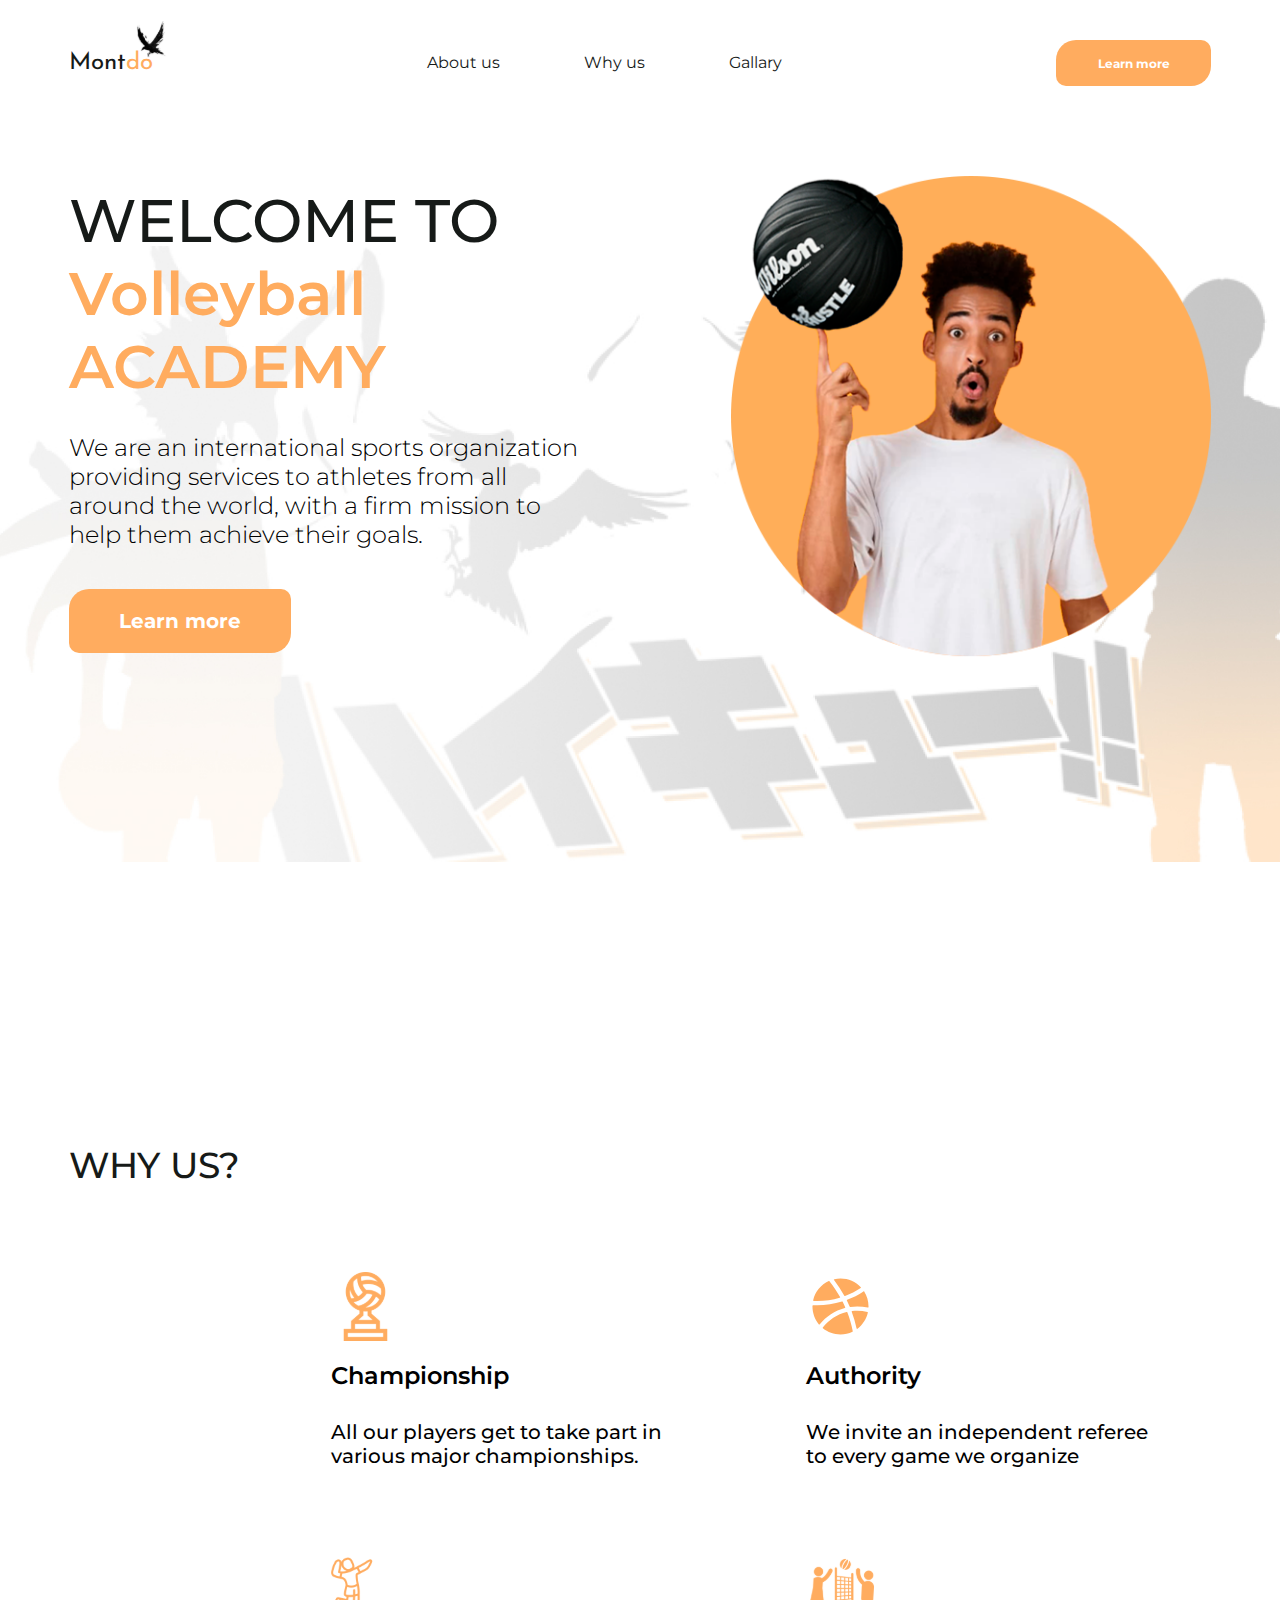
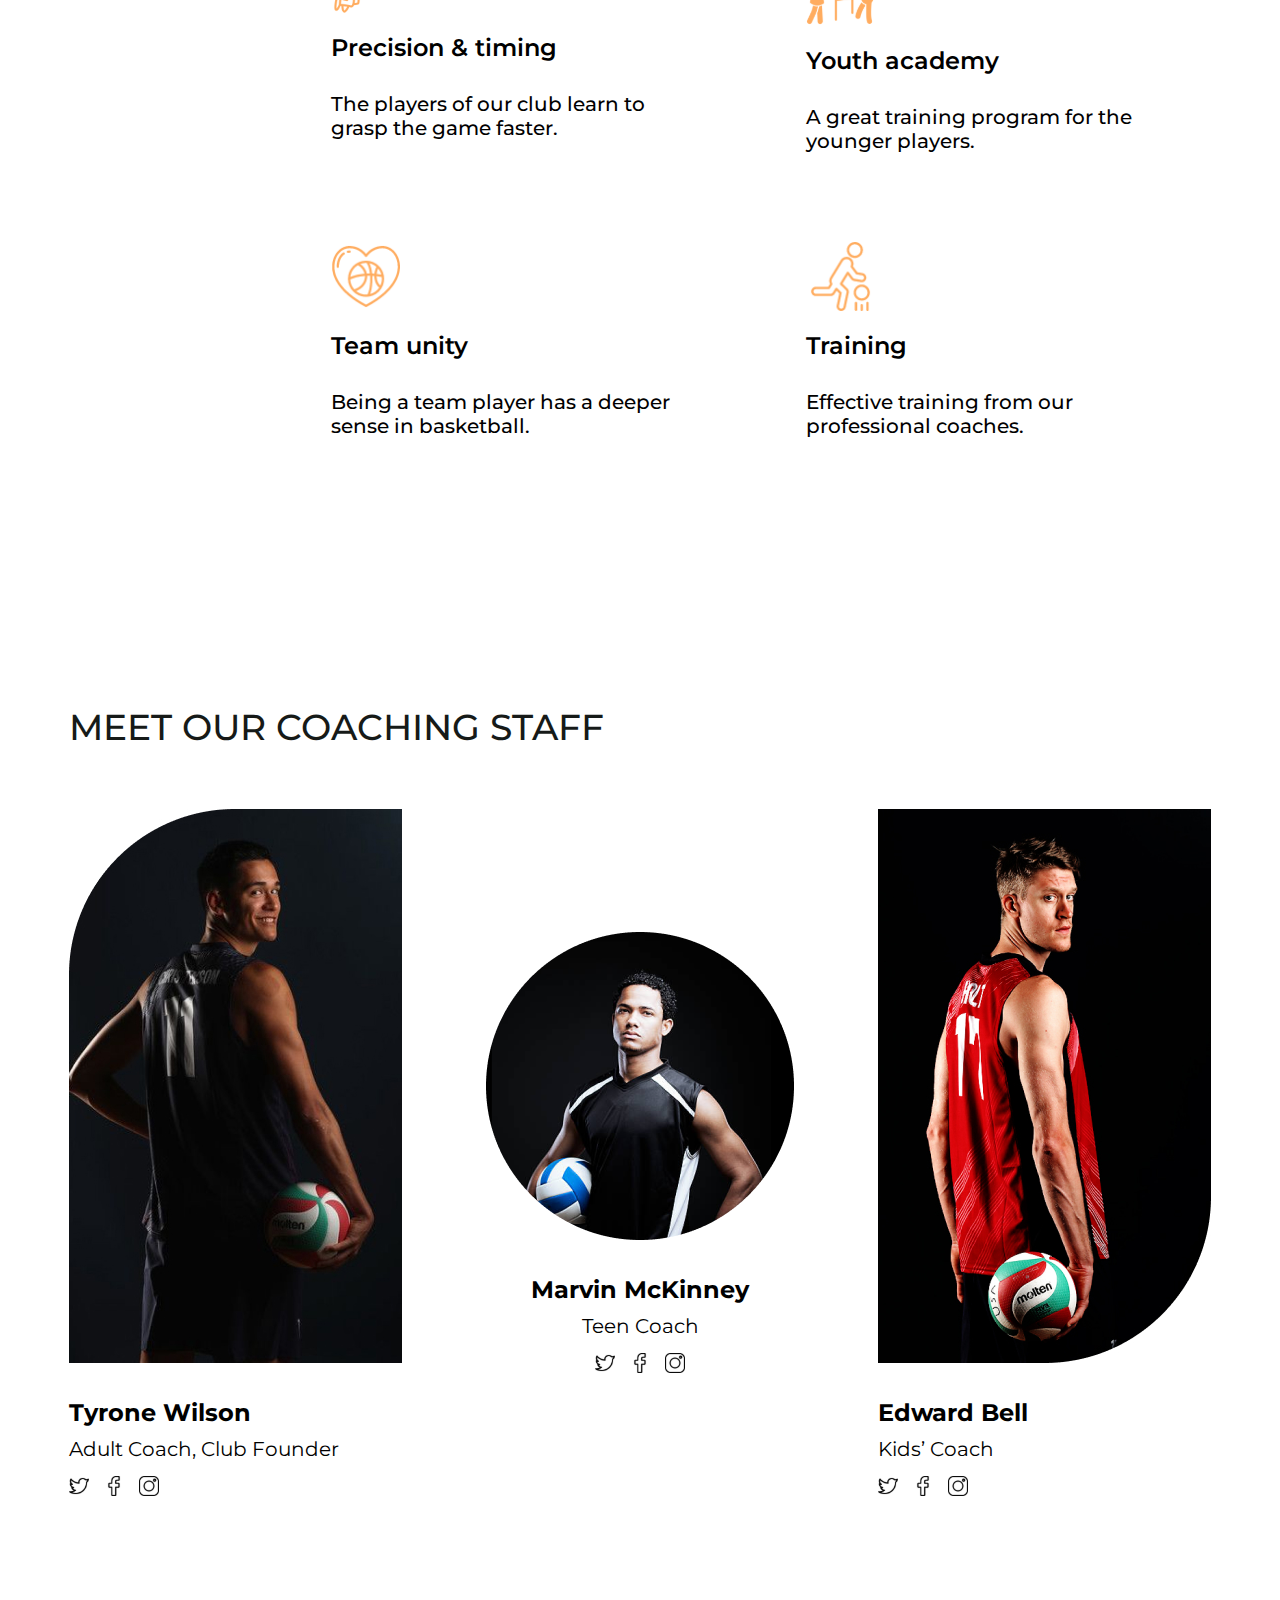
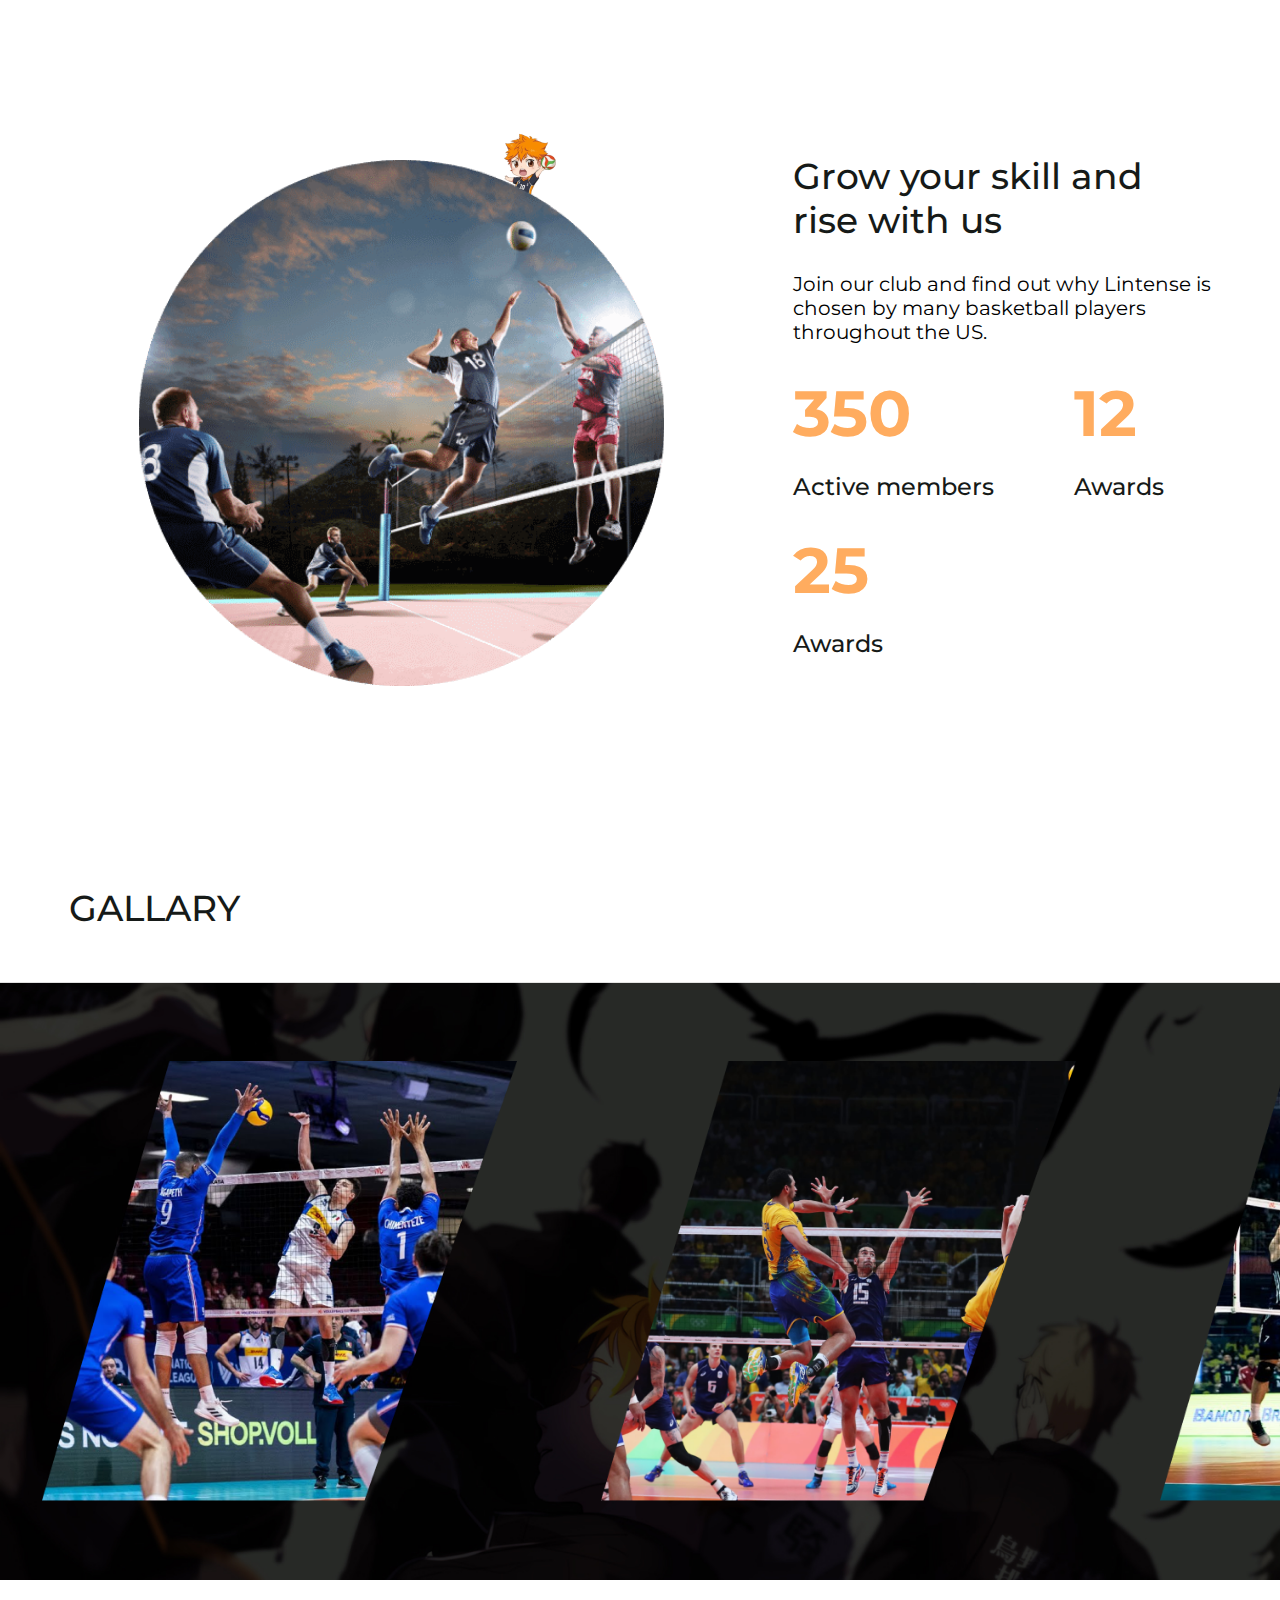
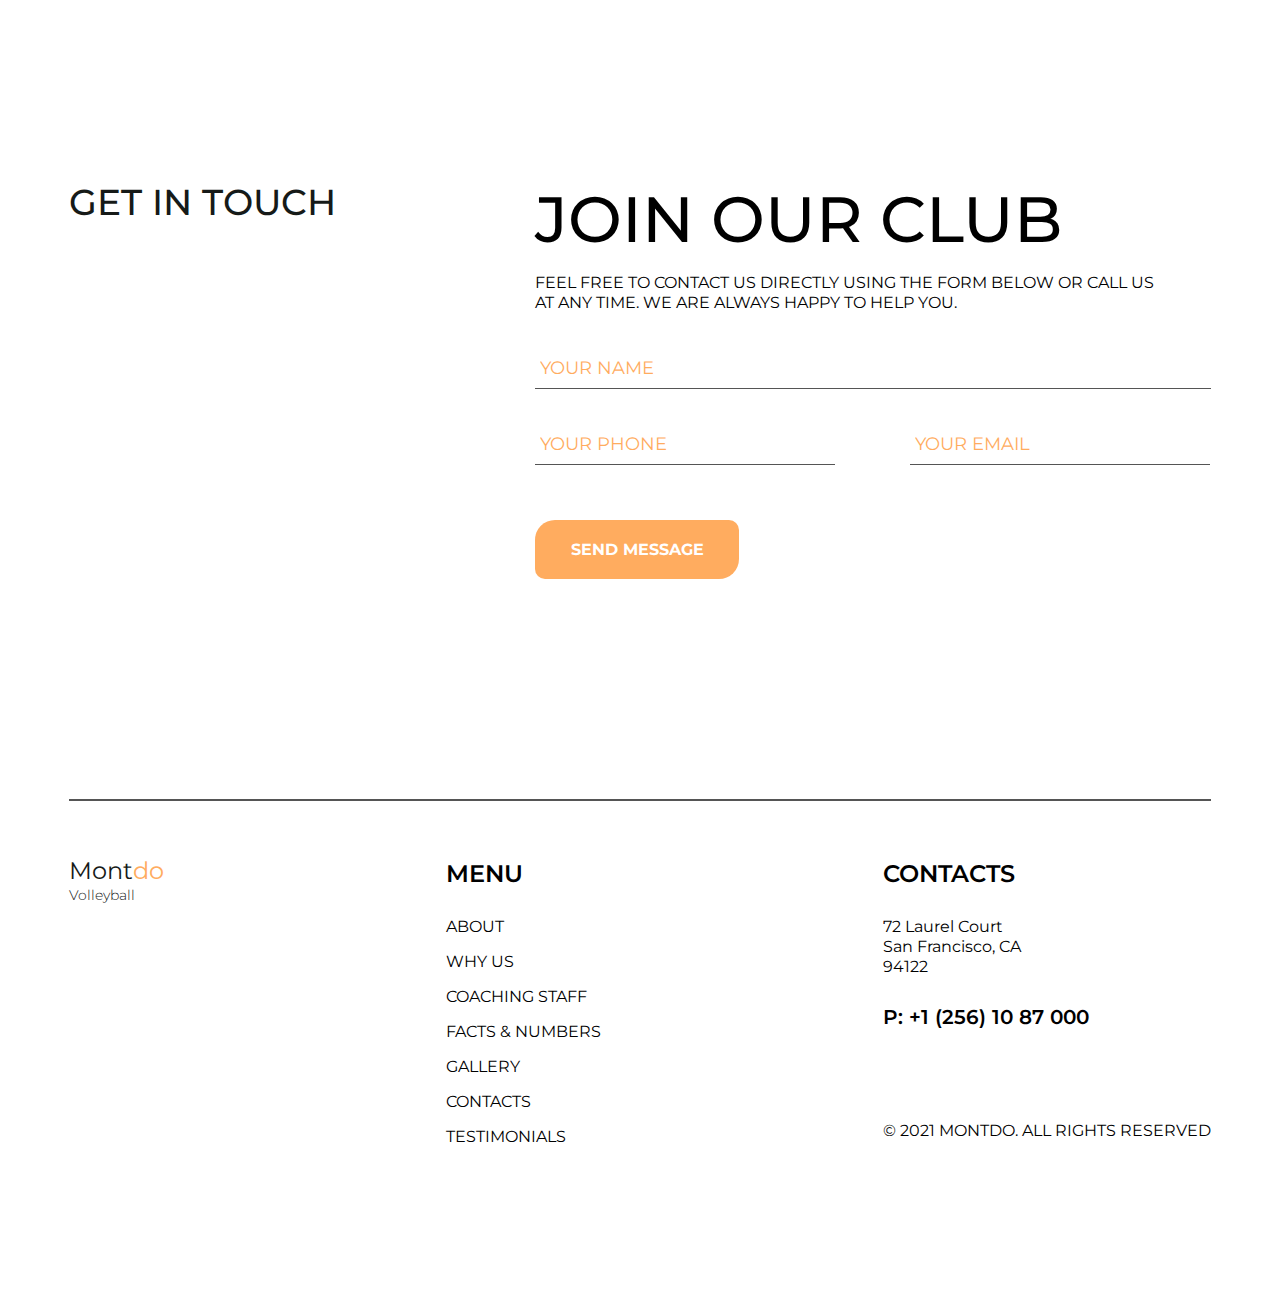
<file: index.html>
<!DOCTYPE html>
<html lang="en">

<head>
    <meta charset="UTF-8">
    <meta http-equiv="X-UA-Compatible" content="IE=edge">
    <meta name="viewport" content="width=device-width, initial-scale=1.0">
    <title>Montdo</title>
    <link rel="stylesheet" href="./css/style.css">
    <link rel="preconnect" href="https://fonts.googleapis.com">
    <link rel="preconnect" href="https://fonts.gstatic.com" crossorigin>
    <link
        href="https://fonts.googleapis.com/css2?family=Josefin+Sans&family=Montserrat:wght@300;400;500;600;700&display=swap"
        rel="stylesheet">
    <link rel="icon" href="./img/Svg/logo-pic.svg">
</head>

<body>

    <nav class="navbar">
        <div class="container">
            <div class="navbar__wrap">

                <div class="header__logo-burger">
                    <a href="#!" class="header__logo-link">
                        <img src="./img/Svg/logo-pic.svg" alt="" class="header__logo-pic">
                        <p class="header__logo-title">
                            Mont<span class="span__orange">do</span>
                        </p>
                    </a>
                </div>

                <ul class="menu" id="menu">
                    <li><a href="./pages/about-us/index.html">About us</a></li>
                    <li><a href="./pages/why-us/index.html">Why us</a></li>
                    <li><a href="./pages/gallery/index.html">Gallary</a></li>
                    <li>
                        <a href="#">
                            <button class="header__button header__button_learn__more">
                                Learn more
                            </button>
                        </a>
                    </li>
                </ul>

                <div class="hamb">
                    <div class="hamb__field" id="hamb">
                        <span class="bar"></span> <span class="bar"></span>
                        <span class="bar"></span>
                    </div>
                </div>

            </div>
        </div>
    </nav>
    <div class="popup" id="popup"></div>

    <!-- Header Start -->

    <header class="header">
        <div class="wrapper">
            <div class="header__wrapper">

                <div class="header__logo">
                    <a href="#!" class="header__logo-link">
                        <img src="./img/Svg/logo-pic.svg" alt="" class="header__logo-pic">
                        <p class="header__logo-title">
                            Mont<span class="span__orange">do</span>
                        </p>
                    </a>
                </div>

                <nav class="header__nav">
                    <ul class="header__list">
                        <li class="header__item">
                            <a href="#!" class="header__link">About us</a>
                        </li>
                        <li class="header__item">
                            <a href="#!" class="header__link">Why us</a>
                        </li>
                        <li class="header__item-last">
                            <a href="#!" class="header__link">Gallary</a>
                        </li>
                    </ul>
                </nav>

                <button class="header__button header__button_learn__more">
                    Learn more
                </button>

            </div>
        </div>


        <!-- Header End -->



        <!-- Intro Start -->

        <section class="intro">
            <div class="wrapper">

                <div class="intro__cards">

                    <div class="intro__card-left">
                        <h1 class="intro__title">
                            WELCOME TO <br> <span class="span__orange intro__title-semibold">Volleyball <br>
                                ACADEMY</span>
                        </h1>
                        <p class="intro__subtitle">
                            We are an international sports organization <br class="intro__text_none"> providing services
                            to athletes from all <br class="intro__text_none"> around the world, with a firm mission to
                            <br class="intro__text_none"> help them achieve their goals.
                        </p>
                        <button class="intro__button intro__button_learn__more">
                            Learn more
                        </button>
                    </div>
                    <div class="intro__card-right">
                        <img src="./img/Png/intro__man.png" alt="Man" class="intro__man-pic">
                    </div>

                </div>

            </div>
        </section>


        <!-- Intro End -->



        <!-- Benefit Start -->

        <section class="benefit">
            <div class="wrapper">
                <h2 class="benefit__title">
                    WHY US?
                </h2>

                <div class="benefit__cards_row-1">

                    <div class="benefit__card-left">
                        <img src="./img/Svg/benefit__cup.svg" alt="Championship" class="benefit__card-ico">
                        <h3 class="benefit__card-title">
                            Championship
                        </h3>
                        <p class="benefit__card-subtitle">
                            All our players get to take part in <br> various major championships.
                        </p>
                    </div>


                    <div class="benefit__card-right">
                        <img src="./img/Svg/benefit__ball.svg" alt="Authority" class="benefit__card-ico">
                        <h3 class="benefit__card-title">
                            Authority
                        </h3>
                        <p class="benefit__card-subtitle">
                            We invite an independent referee <br> to every game we organize

                        </p>
                    </div>

                </div>

                <div class="benefit__cards_row-2">

                    <div class="benefit__card-left">
                        <img src="./img/Svg/benefit__precision.svg" alt="Championship" class="benefit__card-ico">
                        <h3 class="benefit__card-title">
                            Precision & timing
                        </h3>
                        <p class="benefit__card-subtitle">
                            The players of our club learn to <br> grasp the game faster.
                        </p>
                    </div>


                    <div class="benefit__card-right">
                        <img src="./img/Svg/benefit__youth-academy.svg" alt="Authority" class="benefit__card-ico">
                        <h3 class="benefit__card-title">
                            Youth academy
                        </h3>
                        <p class="benefit__card-subtitle">
                            A great training program for the <br> younger players.
                        </p>
                    </div>

                </div>


                <div class="benefit__cards_row-3">

                    <div class="benefit__card-left">
                        <img src="./img/Svg/benefit__team-unity.svg" alt="Championship" class="benefit__card-ico">
                        <h3 class="benefit__card-title">
                            Team unity
                        </h3>
                        <p class="benefit__card-subtitle">
                            Being a team player has a deeper <br> sense in basketball.
                        </p>
                    </div>


                    <div class="benefit__card-right">
                        <img src="./img/Svg/benefit__training.svg" alt="Authority" class="benefit__card-ico">
                        <h3 class="benefit__card-title">
                            Training
                        </h3>
                        <p class="benefit__card-subtitle">
                            Effective training from our <br> professional coaches.
                        </p>
                    </div>

                </div>

            </div>
        </section>


        <!-- Benefit End -->




        <!-- Staff Start -->

        <section class="staff">
            <div class="wrapper">
                <h2 class="staff__title">
                    MEET OUR COACHING STAFF
                </h2>
                <div class="staff__cards">


                    <div class="staff__card__left">
                        <img src="./img/Jpg/stiff__Tyrone-Wilson.jpg" alt="Tyrone Wilson" class="staff__card-man_left">

                        <div class="staff__card__man_left-circle">
                            <img src="./img/Png/staff-Tyrone-Wilson-circle.png" alt=""
                                class="staff__card-man_left-circle-pic">
                        </div>


                        <h3 class="staff__card__title">
                            Tyrone Wilson
                        </h3>
                        <p class="staff__card__subtitle">
                            Adult Coach, Club Founder
                        </p>
                        <div class="staff__card__media">
                            <a href="#!" class="staff__card__media-link_twitter">
                                <div class="staff__card__twitter"></div>
                            </a>

                            <a href="#!" class="staff__card__media-link_facebook">
                                <div class="staff__card__facebook"></div>
                            </a>

                            <a href="#!" class="staff__card__media-link_instagram">
                                <div class="staff__card__instagram"></div>
                            </a>

                        </div>
                    </div>


                    <div class="staff__card__center">
                        <div class="staff__card__circle">
                            <img src="./img/Png/staff__Marvin-McKinney.png" alt="Tyrone Wilson"
                                class="staff__card-man_center">
                        </div>

                        <h3 class="staff__card__title">
                            Marvin McKinney
                        </h3>
                        <p class="staff__card__subtitle">
                            Teen Coach
                        </p>
                        <div class="staff__card__media">
                            <a href="#!" class="staff__card__media-link_twitter">
                                <div class="staff__card__twitter"></div>
                            </a>
                            <a href="#!" class="staff__card__media-link_facebook">
                                <div class="staff__card__facebook"></div>
                            </a>
                            <a href="#!" class="staff__card__media-link_instagram">
                                <div class="staff__card__instagram"></div>
                            </a>

                        </div>
                    </div>


                    <div class="staff__card__right">
                        <img src="./img/Jpg/stiff__Edward-Bell.jpg" alt="Tyrone Wilson" class="staff__card-man_right">

                        <div class="staff__card__man_right-circle">
                            <img src="./img/Png/staff-Edward-Bell-circle.png" alt=""
                                class="staff__card-man_right-circle">
                        </div>


                        <h3 class="staff__card__title">
                            Edward Bell
                        </h3>
                        <p class="staff__card__subtitle">
                            Kids’ Coach
                        </p>
                        <div class="staff__card__media">
                            <a href="#!" class="staff__card__media-link_twitter">
                                <div class="staff__card__twitter"></div>
                            </a>
                            <a href="#!" class="staff__card__media-link_facebook">
                                <div class="staff__card__facebook"></div>
                            </a>
                            <a href="#!" class="staff__card__media-link_instagram">
                                <div class="staff__card__instagram"></div>
                            </a>
                        </div>
                    </div>

                </div>
            </div>
        </section>

        <!-- Staff End -->



        <!-- Statistic Start -->

        <section class="statistic">
            <div class="wrapper">

                <div class="statistic__cards">

                    <div class="statistic__card-left">
                        <img src="./img/Png/volleyball-game.png" alt="Volleyball Game"
                            class="statistic__volleyball-game">
                    </div>

                    <div class="statistic__card-right">
                        <h2 class="statistic__title">
                            Grow your skill and <br class="none"> rise with us
                        </h2>
                        <p class="statistic__subtitle">
                            Join our club and find out why Lintense is <br class="none"> chosen by many basketball
                            players <br class="none"> throughout the US.
                        </p>

                        <div class="statistic__mini-cards">

                            <div class="statistic__mini-card-1">
                                <p class="statistic__mini-card-n">
                                    350
                                </p>
                                <p class="statistic__mini-card__subtitle">
                                    Active members
                                </p>
                            </div>

                            <div class="statistic__mini-card-2">
                                <p class="statistic__mini-card-n">
                                    12
                                </p>
                                <p class="statistic__mini-card__subtitle">
                                    Awards
                                </p>
                            </div>


                        </div>

                        <div class="statistic__mini-card-3">
                            <p class="statistic__mini-card-n">
                                25
                            </p>
                            <p class="statistic__mini-card__subtitle">
                                Awards
                            </p>
                        </div>

                    </div>

                </div>

            </div>
        </section>


        <!-- Staff End -->



        <!-- Gallary Start -->

        <section class="gallary">
            <div class="wrapper">
                <h2 class="gallary__title">
                    GALLARY
                </h2>
            </div>


            <div class="wrapper-full">

                <div class="gallary__background">

                    <div class="slider">

                        <div class="slide-track">


                            <div class="slide slide-pic-1">
                                <a href="#!" class="slide-plus-link">
                                    <img src="./img/Svg/gallary-plus.svg" alt="" class="slide-plus">
                                </a>
                            </div>

                            <div class="slide slide-pic-2">

                                <a href="#!" class="slide-plus-link">
                                    <img src="./img/Svg/gallary-plus.svg" alt="" class="slide-plus">
                                </a>
                            </div>

                            <div class="slide slide-pic-3">
                                <a href="#!" class="slide-plus-link">
                                    <img src="./img/Svg/gallary-plus.svg" alt="" class="slide-plus">
                                </a>
                            </div>



                            <div class="slide slide-pic-1">
                                <a href="#!" class="slide-plus-link">
                                    <img src="./img/Svg/gallary-plus.svg" alt="" class="slide-plus">
                                </a>
                            </div>

                            <div class="slide slide-pic-2">
                                <a href="#!" class="slide-plus-link">
                                    <img src="./img/Svg/gallary-plus.svg" alt="" class="slide-plus">
                                </a>
                            </div>

                            <div class="slide slide-pic-3">
                                <a href="#!" class="slide-plus-link">
                                    <img src="./img/Svg/gallary-plus.svg" alt="" class="slide-plus">
                                </a>
                            </div>


                        </div>

                    </div>

                </div>
        </section>

        <!-- Gallary End -->



        <!-- Join Start-->

        <section class="join">
            <div class="wrapper">

                <div class="join__cards">

                    <div class="card__left">
                        <h3 class="join__section-title">
                            GET IN TOUCH
                        </h3>
                    </div>


                    <div class="card__right">
                        <p class="join__title">
                            JOIN OUR CLUB
                        </p>

                        <p class="join__subtitle">
                            FEEL FREE TO CONTACT US DIRECTLY USING THE FORM BELOW OR CALL US <br class="none"> AT ANY
                            TIME. WE ARE ALWAYS HAPPY TO HELP YOU.
                        </p>


                        <input class="join__input-name" type="login" name="login" placeholder="YOUR NAME">

                        <input class="join__input-phone" type="tel" name="phone" placeholder="YOUR PHONE">

                        <input class="join__input-email" type="email" name="email" placeholder="YOUR EMAIL">

                        <a href="#!" class="join__button">
                            SEND MESSAGE
                        </a>
                    </div>

                </div>



            </div>
        </section>


        <!-- Join End -->



        <!-- Footer Start -->

        <footer class="footer">
            <div class="wrapper">

                <div class="footer__line"></div>

                <div class="footer__wrapper">

                    <div class="footer__logo">
                        <p class="footer__logo-title">
                            Mont<span class="span__orange">do</span>
                        </p>
                        <p class="footer__logo-subtitle">
                            Volleyball
                        </p>
                    </div>

                    <nav class="footer__nav">

                        <ul class="footer__list">
                            <h4 class="footer__nav-title">
                                MENU
                            </h4>

                            <li class="footer__item">
                                <a href="#!" class="footer__link">
                                    ABOUT
                                </a>
                            </li>

                            <li class="footer__item">
                                <a href="#!" class="footer__link">
                                    WHY US
                                </a>
                            </li>

                            <li class="footer__item">
                                <a href="#!" class="footer__link">
                                    COACHING STAFF
                                </a>
                            </li>

                            <li class="footer__item">
                                <a href="#!" class="footer__link">
                                    FACTS & NUMBERS
                                </a>
                            </li>

                            <li class="footer__item">
                                <a href="#!" class="footer__link">
                                    GALLERY
                                </a>
                            </li>

                            <li class="footer__item">
                                <a href="#!" class="footer__link">
                                    CONTACTS
                                </a>
                            </li>
                            <li class="footer__item">
                                <a href="#!" class="footer__link">
                                    TESTIMONIALS
                                </a>
                            </li>
                        </ul>

                    </nav>

                    <div class="footer__info">
                        <h4 class="footer__nav-title">
                            CONTACTS
                        </h4>
                        <p class="footer__nav-street">
                            72 Laurel Court <br> San Francisco, CA <br> 94122
                        </p>
                        <p class="footer__phone__number">
                            P: +1 (256) 10 87 000
                        </p>
                        <p class="footer__reserved">
                            © 2021 MONTDO. ALL RIGHTS RESERVED
                        </p>
                    </div>

                </div>

            </div>
        </footer>

        <!-- Footer End -->


        <script src="./js/script.js"></script>

</body>

</html>
</file>
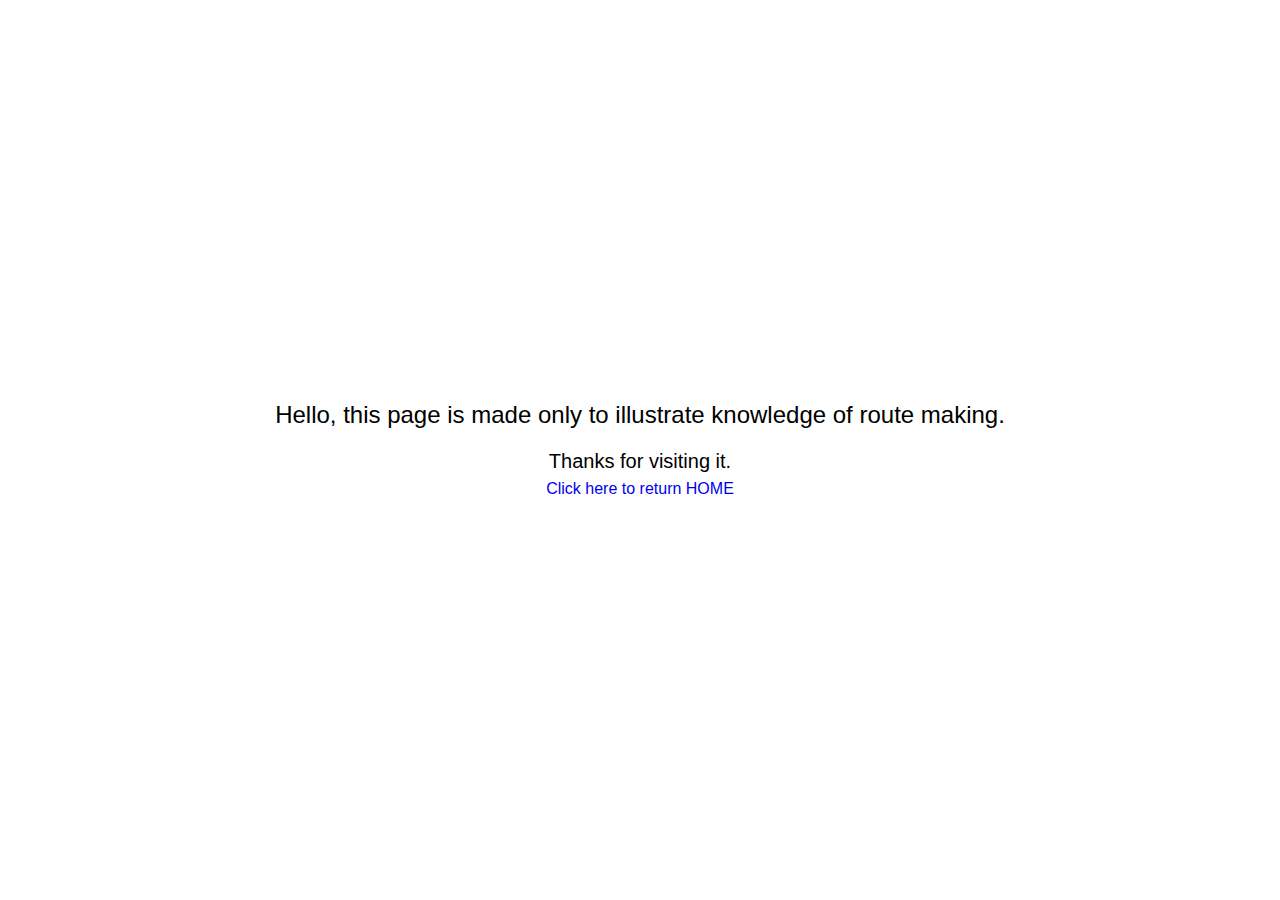
<file: About-us/about-us.html>
<!DOCTYPE html>
<html lang="en">
  <head>
    <meta charset="UTF-8" />
    <meta name="viewport" content="width=device-width, initial-scale=1.0" />
    <title>Document</title>
    <link rel="stylesheet" href="./../css/style.css" />
  </head>
  <body>
    <div class="develop-page">
      <h2 class="">
        Hello, this page is made only to illustrate knowledge of route making.
      </h2>
      <p>Thanks for visiting it.</p>

      <a href="/">Click here to return HOME</a>
    </div>
  </body>
</html>
</file>
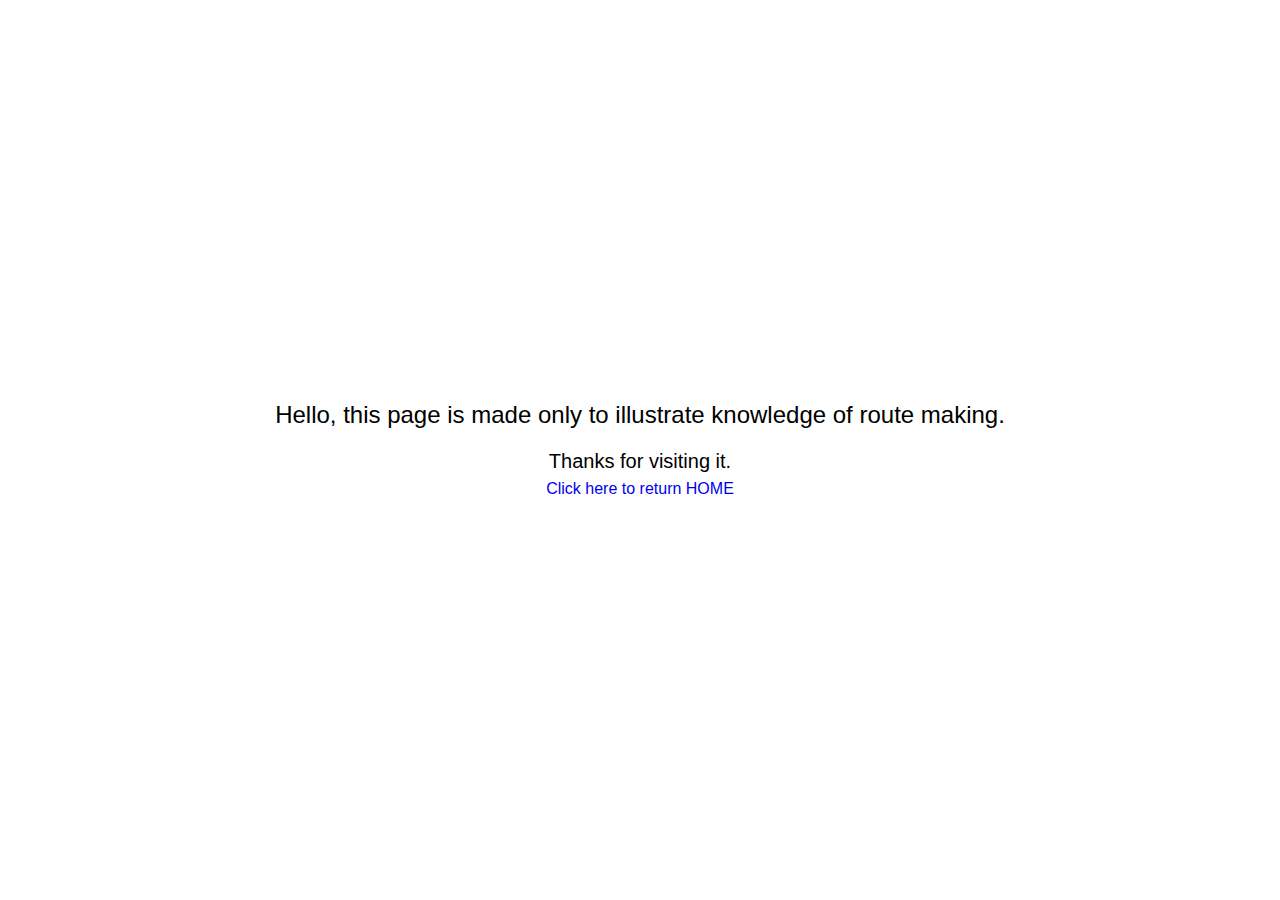
<file: Gallery/gallery.html>
<!DOCTYPE html>
<html lang="en">
<head>
  <meta charset="UTF-8">
  <meta name="viewport" content="width=device-width, initial-scale=1.0">
  <title>Document</title>
  <link rel="stylesheet" href="./../css/style.css">

</head>
<body>
  <div class="develop-page">
    <h2 class="">Hello, this page is made only to illustrate knowledge of route making.</h2>
    <p>Thanks for visiting it.</p>
  
    <a href="/">Click here to return HOME</a>
  </div>
</body>
</html>
</file>
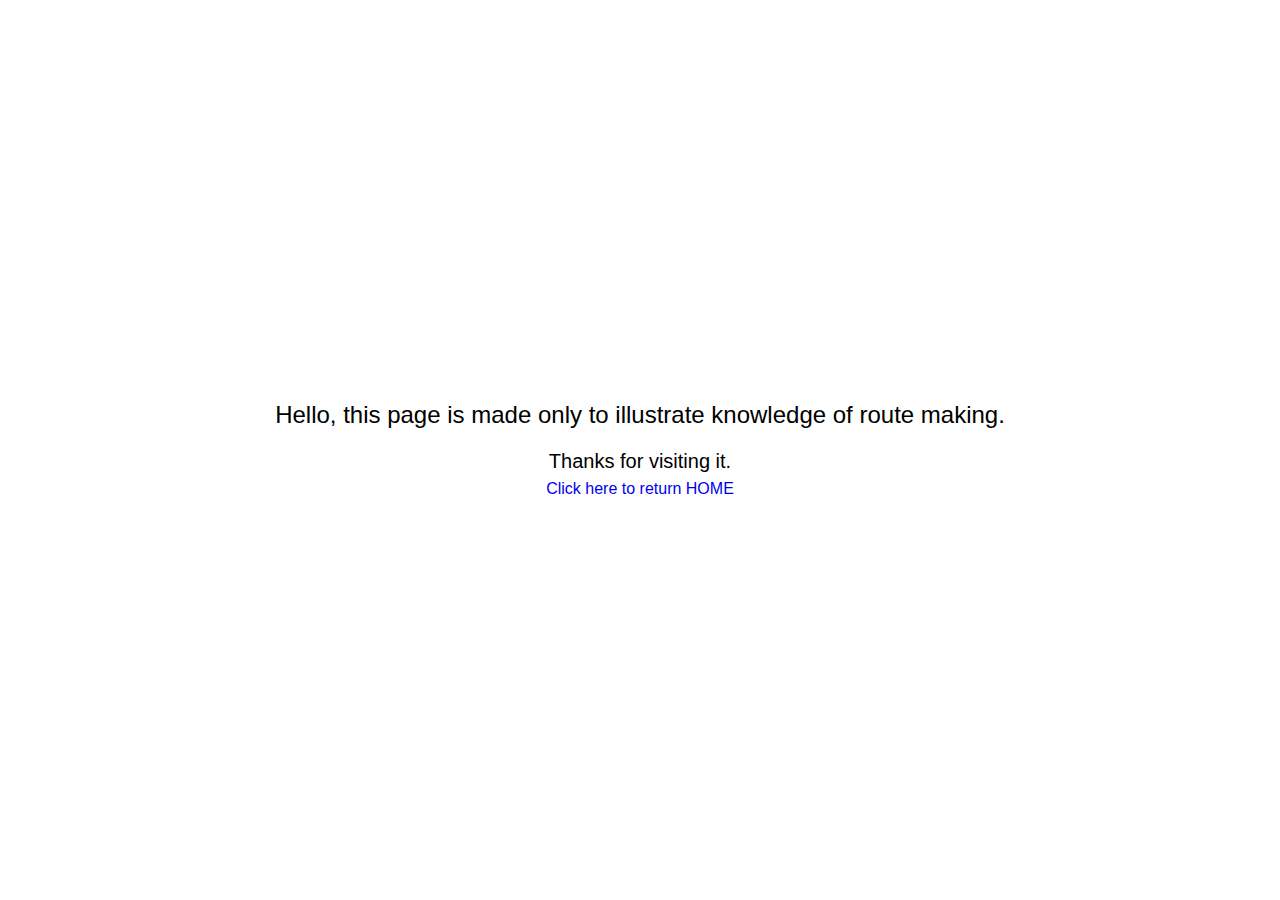
<file: Why-us/why-us.html>
<!DOCTYPE html>
<html lang="en">
  <head>
    <meta charset="UTF-8" />
    <meta name="viewport" content="width=device-width, initial-scale=1.0" />
    <title>Document</title>
    <link rel="stylesheet" href="./../css/style.css">
  </head>
  <body>
    <div class="develop-page">
      <h2 class="">Hello, this page is made only to illustrate knowledge of route making.</h2>
      <p>Thanks for visiting it.</p>
    
      <a href="/">Click here to return HOME</a>
    </div>
  </body>
</html>
</file>
<file: css/style.css>
* {
    padding: 0;
    margin: 0;
    border: 0;
}

*,
*:before,
*:after {
    -moz-box-sizing: border-box;
    -webkit-box-sizing: border-box;
    box-sizing: border-box;
}

:focus,
:active {
    outline: none;
}

a:focus,
a:active {
    outline: none;
}

nav,
footer,
header,
aside {
    display: block;
}

html,
body {
    height: 100%;
    width: 100%;
    font-size: 100%;
    line-height: 1;
    font-size: 14px;
    -ms-text-size-adjust: 100%;
    -moz-text-size-adjust: 100%;
    -webkit-text-size-adjust: 100%;
}

input,
button,
textarea {
    font-family: inherit;
}

input::-ms-clear {
    display: none;
}

button {
    cursor: pointer;
}

button::-moz-focus-inner {
    padding: 0;
    border: 0;
}

a,
a:visited {
    text-decoration: none;
}

a:hover {
    text-decoration: none;
}

ul li {
    list-style: none;
}

img {
    vertical-align: top;
}

h1,
h2,
h3,
h4,
h5,
h6 {
    font-size: inherit;
    font-weight: 400;
}

body {
    font-family: 'Montserrat', sans-serif;
    font-weight: normal;
    font-size: 16px;
    font-style: normal;
    color: 000000;
}

img {
    max-width: 100%;
    height: auto;
}

.wrapper {
    max-width: 1172px;
    padding: 0 15px;
    margin: 0 auto;
}

.wrapper-full {
    width: auto;
    position: relative;
}


/* Header Style Start */

.container {
    width: 100%;
    max-width: 1000px;
    margin: 0 auto;
    height: 100%;
    padding: 0 15px;
}

.navbar {
    display: none;
    left: 0;
    top: 0;
    width: 100%;
    height: 75px;

}

.navbar__wrap {
    display: flex;
    justify-content: space-between;
    align-items: center;
    height: 100%;
    padding-top: 20px;
}

.hamb {
    display: none;
}

.popup {
    display: none;
}

.logo {
    text-decoration: none;
    color: #fff;
    font-size: 20px;
    font-weight: bold;
    text-transform: uppercase;
    display: flex;
    align-items: center;
}

.menu>li>a {
    text-decoration: none;
}

.navbar__wrap .menu {
    display: flex;
}

.navbar__wrap .menu>li {
    display: flex;
    align-items: stretch;
}

.navbar__wrap .menu>li>a {
    display: flex;
    align-items: center;
    padding: 0 20px;
    color: rgba(255, 255, 255, 0.7);
}

.navbar__wrap .menu>li>a:hover {
    color: rgba(255, 255, 255, 1);
}







.header__logo-link {
    font-family: 'Josefin Sans';
    font-style: normal;
    font-weight: 400;
    font-size: 24px;
    line-height: 24px;
    color: #161A18;
    position: relative;
}

.span__orange {
    color: #FFAC5F;
}

.header__logo-pic {
    position: absolute;
    top: -30px;
    right: -15px;
}

.header__wrapper {
    display: flex;
    justify-content: space-between;
    align-items: center;
    padding-top: 40px;
}

.header__list {
    display: flex;
}

.header__item {
    padding-right: 84px;
}

.header__link {
    font-size: 16px;
    line-height: 20px;
    color: #161A18;
    transition: 0.4s;
}

.header__link:hover {
    color: #FFAC5F;
}
.header__button_learn__more {
    width: 155px;
    height: 46px;
    background: #FFAC5F;
    border-radius: 20px 10px;
    font-weight: 700;
    font-size: 12px;
    line-height: 15px;
    color: #FFFFFF;
}

.header__button_learn__more:hover {
    transition: 0.7s;
    background: #ec9645;
}

/* Header Style End */



/* Intro Style Start */

.intro {
    width: 100%;
    height: 100vh;
    background-image: url(../img/Jpg/intro__background.jpg);
    background-size: 1512px;
    background-repeat: no-repeat;
    background-position: center 250px;
}


.intro__cards {
    display: flex;
    justify-content: space-between;
    align-items: center;
    padding-top: 165px;
}

.intro__title {
    font-weight: 500;
    font-size: 64px;
    line-height: 78px;
    color: #161A18;
    padding-bottom: 40px;
}

.intro__title-semibold {
    font-weight: 600;
    font-size: 64px;
    line-height: 78px;
    color: #FFAC5F;
}

.intro__subtitle {
    font-weight: 300;
    font-size: 24px;
    line-height: 29px;
    color: #000000;
    padding-bottom: 60px;
}

.intro__button_learn__more {
    width: 222px;
    height: 64px;
    background: #FFAC5F;
    border-radius: 20px 10px;
    font-weight: 700;
    font-size: 20px;
    line-height: 24px;
    color: #FFFFFF;
}

.intro__button_learn__more:hover {
    transition: 0.7s;
    background: #ec9645;
}


/* Intro Style End */



/* Benefit Style Start */

.benefit__title {
    font-weight: 500;
    font-size: 36px;
    line-height: 44px;
    color: #161A18;
    padding-top: 157px;
    padding-bottom: 60px;
}

.benefit__cards_row-1,
.benefit__cards_row-2,
.benefit__cards_row-3 {
    display: flex;
    justify-content: right;
    padding-bottom: 35px;
}

.benefit__card-left,
.benefit__card-right {
    width: 455px;
    height: 272px;
    padding-top: 38px;
    padding-left: 48px;
    transition: 1s;
}

.benefit__card-left {
    margin-right: 35px;
}

.benefit__card-left:hover,
.benefit__card-right:hover {
    transform: scale(1.05);
    box-shadow: 0px 1px 9px rgba(0, 0, 0, 0.17);
    background: #FFFFFF;
}

.benefit__card-title {
    font-weight: 600;
    font-size: 24px;
    line-height: 29px;
    color: #000000;
    padding-top: 20px;
    padding-bottom: 30px;
}

.benefit__card-subtitle {
    font-weight: 500;
    font-size: 20px;
    line-height: 24px;
    color: #000000;
}

/* Benefit Style End */



/* Staff Style Start */

.staff__title {
    font-weight: 500;
    font-size: 36px;
    line-height: 44px;
    color: #161A18;
    padding-top: 203px;
    padding-bottom: 60px;
}

.staff__cards {
    display: flex;
    align-items: center;
    justify-content: space-between;
    margin-bottom: 230px;
}

.staff__card__center {
    display: flex;
    flex-direction: column;
    align-items: center;
}

.staff__card__title {
    font-weight: 700;
    font-size: 24px;
    line-height: 29px;
    color: #000000;
    padding-top: 35px;
    padding-bottom: 10px;
}

.staff__card__subtitle {
    font-weight: 400;
    font-size: 20px;
    line-height: 24px;
    color: #000000;
    padding-bottom: 15px;
}

.staff__card__media {
    display: flex;
}

.staff__card__twitter,
.staff__card__facebook,
.staff__card__instagram {
    width: 20px;
    height: 20px;
    background-size: cover;
    display: flex;
    align-items: center;
}

.staff__card__twitter {
    background-image: url(../img/Svg/twitter__logo.svg);
}

.staff__card__twitter:hover {
    transform: scale(1.1);
    transition: 0.2s;
    background-image: url(../img/Svg/twitter__logo-orange.svg);
}

.staff__card__facebook {
    background-image: url(../img/Svg/facebook__logo.svg);
}

.staff__card__facebook:hover {
    transform: scale(1.1);
    transition: 0.2s;
    background-image: url(../img/Svg/facebook__logo-orange.svg);
}

.staff__card__instagram {
    background-image: url(../img/Svg/instagram__logo.svg);
}

.staff__card__instagram:hover {
    transition: 0.2s;
    transform: scale(1.1);
    background-image: url(../img/Svg/instagram__logo-orange.svg);
}

.staff__card__twitter,
.staff__card__facebook {
    margin-right: 15px;
}

.staff__card__man_left-circle,
.staff__card-man_right-circle {
    display: none;
}



/* Staff Style End */



/* Statistic Style Start */



.statistic__cards {
    display: flex;
    align-items: center;
    justify-content: space-between;
    padding-left: 70px;
    padding-bottom: 200px;
}

.statistic__title {
    font-weight: 500;
    font-size: 36px;
    line-height: 44px;
    color: #161A18;
    padding-bottom: 30px;
}

.statistic__subtitle {
    font-weight: 400;
    font-size: 20px;
    line-height: 24px;
    color: #000000;
    padding-bottom: 30px;
}


.statistic__mini-card-1 {
    padding-right: 80px;
    padding-bottom: 30px;
}

.statistic__mini-cards-br {
    display: flex;
}

.statistic__mini-cards {
    display: flex;
    justify-content: left;
}

.statistic__mini-card-n {
    font-weight: 700;
    font-size: 64px;
    line-height: 78px;
    color: #FFAC5F;
    margin-bottom: 20px;
}

.statistic__mini-card__subtitle {
    font-weight: 500;
    font-size: 24px;
    line-height: 29px;
    color: #161A18;
}

/* Staff Style End */



/* Gallary Style Start */


.gallary {
    padding-bottom: 200px;
}


.gallary__title {
    font-weight: 500;
    font-size: 36px;
    line-height: 44px;
    color: #161A18;
    margin-bottom: 52px;
}

.gallary__background {
    background-image: url(../img/Jpg/gallary__background.jpg);
    background-size: cover;
}


.slider {
    min-height: 520px;
    margin: auto;
    position: relative;
    width: 100%;
    display: grid;
    place-items: center;
    overflow: hidden;
    padding-top: 72px;
    padding-bottom: 72px;
}


.slide-track {
    display: flex;
    width: calc(559px * 6);
    animation: scroll 35s linear infinite;
}

.slide-track:hover {
    animation-play-state: paused;
}

@keyframes scroll {
    0% {
        transform: translateX(0);
    }

    100% {
        transform: translateX(calc(-250px * 3));
    }
}

.slide {
    height: 518px;
    width: 559px;
    display: flex;
    align-items: center;
    perspective: 100px;
    position: relative;
}

.slide-pic-1,
.slide-pic-2,
.slide-pic-3 {
    width: 100%;
    transition: transform 1s;
    transform: 1;
}

.slide-pic-1 {
    background-image: url(../img/Png/gallary-pic-1.png);
    background-size: cover;
}

.slide-pic-2 {
    background-image: url(../img/Png/gallary-pic-2.png);
    background-size: cover;
}

.slide-pic-3 {
    background-image: url(../img/Png/gallary-pic-3.png);
    background-size: cover;
}


.slide-pic-1:hover {
    transform: scale(1.1);
    background: url(../img/Png/gallary-pic-1-hover.png);
    background-size: cover;
}

.slide-pic-2:hover {
    transform: scale(1.1);
    background: url(../img/Png/gallary-pic-2-hover.png);
    background-size: cover;
}

.slide-pic-3:hover {
    transform: scale(1.1);
    background: url(../img/Png/gallary-pic-3-hover.png);
    background-size: cover;
}

.slide-plus-link {
    left: 0;
    right: 0;
    margin: 0 auto;
    display: none;
    transition: all;
}

.slide>.slide-plus-link {
    display: none;
}

.slide:hover>.slide-plus-link {
    display: block;
}


/* Gallary Style End */




/* Join Style Start */

.join {
    padding-bottom: 220px;
}

.join__cards {
    display: flex;
    justify-content: space-between;
}

.join__section-title {
    font-weight: 500;
    font-size: 36px;
    line-height: 44px;
    color: #161A18;
}

.join__title {
    font-weight: 500;
    font-size: 64px;
    line-height: 78px;
    color: #000000;
    padding-bottom: 15px;
}

.join__subtitle {
    font-weight: 400;
    font-size: 16px;
    line-height: 20px;
    color: #000000;
    padding-bottom: 35px;
}

.join__input-name {
    font-size: 18px;
    line-height: 20px;
    margin-bottom: 35px;
    width: 676px;
    padding: 10px 5px;
    text-transform: capitalize;
    border-bottom: 1px solid #555555;
    display: flex;
}

.join__input-name::-moz-placeholder,
.join__input-phone::-moz-placeholder,
.join__input-email::-moz-placeholder {
    color: #FFAC5F;
}

.join__input-name::-webkit-input-placeholder,
.join__input-phone::-webkit-input-placeholder,
.join__input-email::-webkit-input-placeholder {
    color: #FFAC5F;
}

.join__input-phone,
.join__input-email {
    font-size: 18px;
    line-height: 20px;
    width: 300px;
    padding: 10px 5px;
    border-bottom: 1px solid #555555;
    margin-bottom: 55px;
}

.join__input-email {
    margin-left: 71px;
}

.join__button {
    font-weight: 700;
    font-size: 16px;
    line-height: 20px;
    color: #FFFFFF;
    background: #FFAC5F;
    border-radius: 20px 10px;
    width: 204px;
    height: 59px;
    display: flex;
    align-items: center;
    justify-content: center;
}

.join__button:hover {
    transition: 0.5s;
    color: #e2e2e2;
    background: #ec9645;
}


/* Join Style End */




/* Footer Style Start */

.footer {
    padding-bottom: 140px;
}

.footer__line {
    border: 1px solid #555555;
    margin-bottom: 58px;
}

.footer__wrapper {
    display: flex;
    justify-content: space-between;
}

.footer__logo-title {
    font-weight: 400;
    font-size: 24px;
    line-height: 24px;
    color: #161A18;
    padding-bottom: 5px;
}

.footer__logo-subtitle {
    font-weight: 300;
    font-size: 14px;
    line-height: 14px;
    color: #161A18;
}


.footer__nav {
    display: flex;
    justify-content: space-between;
}

.footer__nav-title {
    font-weight: 600;
    font-size: 24px;
    line-height: 29px;
    color: #000000;
    padding-bottom: 29px;
}

.footer__item {
    padding-bottom: 15px;
}

.footer__link {
    font-weight: 400;
    font-size: 16px;
    line-height: 20px;
    color: #000000;
}

.footer__link:hover {
    transition: 0.4s;
    color: #FFAC5F;
}

.footer__nav-street {
    font-weight: 400;
    font-size: 16px;
    line-height: 20px;
    color: #000000;
    padding-bottom: 28px;
}

.footer__phone__number {
    font-weight: 600;
    font-size: 20px;
    line-height: 24px;
    color: #000000;
    padding-bottom: 92px;
}

.footer__reserved {
    font-weight: 400;
    font-size: 16px;
    line-height: 20px;
    color: #000000;
}

/* Footer Style End */


.develop-page {
    width: 100%;
    height: 100vh;
    display: flex;
    flex-direction: column;
    align-items: center;
    justify-content: center;
}

.develop-page h2 {
    text-align: center;
    font-size: 24px;
    margin-bottom: 24px;
}

.develop-page p {
    text-align: center;
    font-size: 20px;
    margin-bottom: 10px;
}





/* Adaptive */


@media screen and (max-width: 1440px) {
    .intro {
        background-image: url(../img/Jpg/intro__background.jpg);
        background-size: 1440px;
        background-repeat: no-repeat;
        background-position: center 170px;
    }

    .slider {
        min-height: 520px;
        width: 100%;
        padding-top: 72px;
        padding-bottom: 72px;
    }

    .slide {
        height: 518px;
        width: 559px;
        perspective: 100px;
        position: relative;
    }

    .slide-plus {
        width: 65px;
        height: 65px;
    }

    .intro__cards {
        padding-top: 100px;
    }
}




@media screen and (max-width: 1400px) {
    .intro {
        width: 100%;
        height: 100vh;
        background-image: url(../img/Jpg/intro__background.jpg);
        background-size: 1400px;
        background-repeat: no-repeat;
        background-position: center 160px;
    }

    .intro__cards {
        padding-top: 80px;
    }

    .slider {
        min-height: 520px;
        width: 100%;
        padding-top: 70px;
        padding-bottom: 70px;
    }

    .slide {
        max-height: 518px;
        max-width: 559px;
        perspective: 100px;
        background-size: contain;
    }

    .intro__cards {
        padding-top: 100px;
    }

    .slide-track {
        display: flex;
        width: calc(565px * 8);
        animation: scroll 35s linear infinite;
    }

    .slide-pic-1,
    .slide-pic-2,
    .slide-pic-3 {
        margin-top: 0px;
        padding-bottom: 0px;
        background-size: 95% 95%;
        background-repeat: no-repeat;
        background-position: center center;
    }

    .slide-pic-1:hover,
    .slide-pic-2:hover,
    .slide-pic-3:hover {
        transform: scale(1.1);
        background-size: 95% 95%;
        background-repeat: no-repeat;
        background-position: center center;
    }
}




@media screen and (max-width: 1320px) {
    .intro__cards {
        padding-top: 90px;
    }

    .intro__title {
        font-size: 60px;
        line-height: 73px;
        padding-bottom: 30px;
    }

    .intro__title-semibold {
        font-size: 60px;
        line-height: 73px;
    }

    .intro__subtitle {
        padding-bottom: 40px;
    }

    .intro__man-pic {
        max-width: 480px;
        max-height: 485px;
    }

    .benefit__card-left,
    .benefit__card-right {
        width: 440px;
        height: 250px;
        padding-top: 25px;
        padding-left: 35px;
        transition: 1s;
    }

}


@media screen and (max-width: 1280px) {
    .slider {
        min-height: 520px;
        width: 100%;
        padding-top: 40px;
        padding-bottom: 40px;
    }

    .slide-pic-1,
    .slide-pic-2,
    .slide-pic-3 {

        background-size: 85% 85%;
    }

    .slide-pic-1:hover,
    .slide-pic-2:hover,
    .slide-pic-3:hover {
        transform: scale(1.1);
        background-size: 85% 85%;
    }
}


@media screen and (max-width: 1240px) {
    .intro {
        background-size: 1240px;
        background-position: center 120px;
    }

    .intro__cards {
        display: flex;
        justify-content: space-between;
        align-items: center;
        padding-top: 70px;
    }

    .intro__man-pic {
        max-width: 450px;
        max-height: 455px;
    }

    .intro__title {
        font-size: 55px;
        line-height: 67px;
        padding-bottom: 20px;
    }

    .intro__title-semibold {
        font-size: 55px;
        line-height: 67px;
    }

    .intro__subtitle {
        font-size: 22px;
        line-height: 27px;
        padding-bottom: 35px;
    }

    .benefit__card-left,
    .benefit__card-right {
        width: 420px;
        height: 240px;
        padding-top: 20px;
        padding-left: 30px;
        transition: 1s;
    }

    .staff__card-man_left,
    .staff__card-man_right {
        display: none;
    }

    .staff__card__man_left-circle,
    .staff__card-man_right-circle {
        display: block;
    }

    .staff__card__left,
    .staff__card__right {
        display: flex;
        flex-direction: column;
        align-items: center;
    }

    .statistic__volleyball-game {
        width: 520px;
        height: 520px;
    }

    .statistic__title {
        font-size: 36px;
        line-height: 44px;
        color: #161A18;
        padding-bottom: 20px;
    }

    .statistic__subtitle {
        padding-bottom: 15px;
    }

    .statistic__mini-card-n {
        font-size: 56px;
        line-height: 62px;
        margin-bottom: 15px;
    }

    .slider {
        min-height: 500px;
        width: 100%;
        padding-top: 20px;
        padding-bottom: 20px;
    }

    .slide-pic-1,
    .slide-pic-2,
    .slide-pic-3 {
        background-size: 85% 85%;
    }

    .slide-pic-1:hover,
    .slide-pic-2:hover,
    .slide-pic-3:hover {
        background-size: 85% 85%;
    }

    .slide-plus {
        max-width: 60px;
        max-height: 60px;
    }

    .join__title {
        font-size: 55px;
        line-height: 67px;
    }
}


@media screen and (max-width: 1200px) {
    .benefit .wrapper {
        padding: 0 40px;
    }

    .header__wrapper {
        padding-top: 30px;
    }
}



@media screen and (max-width: 1160px) {
    .wrapper {
        padding: 0 20px;
    }

    .intro__man-pic {
        max-width: 440px;
        max-height: 445px;
    }

    .statistic__volleyball-game {
        width: 500px;
        height: 500px;
    }

    .statistic__card-right {
        margin-right: 20px;
    }

    .slider {
        min-height: 480px;
        padding-top: 0px;
        padding-bottom: 0px;
    }

    .slide {
        max-height: 440px;
        max-width: 480px;
    }

    .card__right {
        margin-right: 30px;
    }
}


@media screen and (max-width: 1120px) {
    .intro {
        background-size: 1120px;
        background-position: center 100px;
    }

    .intro__man-pic {
        max-width: 410px;
        max-height: 415px;
    }

    .intro__cards {
        padding-top: 50px;
    }

    .staff__card-man_center,
    .staff__card-man_left-circle-pic,
    .staff__card-man_right-circle {
        max-width: 340px;
        max-height: 340px;
    }

    .staff__cards {
        display: -webkit-flex;
        display: -moz-flex;
        display: -ms-flex;
        display: -o-flex;
        display: flex;
        justify-content: center;
        max-width: 90%;
        margin: auto;
        flex-wrap: wrap;
        margin-bottom: 200px;
    }

    .staff__card__right {
        margin: 0 auto;
    }

    .staff__card__man_left-circle,
    .staff__card-man_right-circle {
        display: block;
    }

    .staff__card-man_left,
    .staff__card-man_right {
        display: none;
    }

    .staff__card__left,
    .staff__card__right {
        display: flex;
        flex-direction: column;
        align-items: center;
    }

    .staff__card__left,
    .staff__card__center {
        padding-bottom: 30px;
    }

    .staff__cards {
        display: flex;
        align-items: center;
        justify-content: space-between;
        margin-bottom: 190px;
    }
}



@media screen and (max-width: 1080px) {
    .benefit .wrapper {
        padding: 0 20px;
    }

    .header__wrapper {
        display: flex;
        justify-content: space-between;
        align-items: center;
        padding-top: 20px;
    }

    .statistic__cards {
        padding-left: 0px;
        padding-bottom: 200px;
    }

    .statistic__volleyball-game {
        width: 500px;
        height: 500px;
    }

    .intro__title {
        font-size: 42px;
        line-height: 51px;
        padding-bottom: 15px;
    }

    .intro__title-semibold {
        font-size: 42px;
        line-height: 51px;
    }

    .intro__man-pic {
        max-width: 380px;
        max-height: 380px;
    }

    .intro__subtitle {
        font-size: 20px;
        line-height: 24px;
        padding-bottom: 35px;
    }

    .intro__button_learn__more {
        width: 200px;
        height: 58px;
        font-size: 18px;
        line-height: 22px;
    }


    .benefit__title {
        font-size: 32px;
        line-height: 40px;
        padding-top: 147px;
        padding-bottom: 50px;
    }

    .benefit__card-left,
    .benefit__card-right {
        width: 415px;
        height: 242px;
        padding-top: 25px;
        padding-left: 35px;
    }

    .benefit__card-title {
        font-size: 22px;
        line-height: 27px;
        padding-top: 20px;
        padding-bottom: 30px;
    }

    .benefit__card-subtitle {
        font-size: 18px;
        line-height: 22px;
    }

    .staff__title {
        font-size: 32px;
        line-height: 40px;
        padding-top: 193px;
        padding-bottom: 50px;
    }

    .staff__card-man_left,
    .staff__card-man_right {
        width: 290px;
        height: 504px;
    }

    .staff__card__circle {
        max-width: 280px;
        max-height: 280px;
    }

    .staff__card__title {
        font-size: 22px;
        line-height: 29px;
        padding-top: 30px;
        padding-bottom: 10px;
    }

    .staff__card__subtitle {
        font-size: 18px;
        line-height: 22px;
    }

    .staff__card__twitter,
    .staff__card__facebook,
    .staff__card__instagram {
        width: 19px;
        height: 19px;
    }

    .statistic__volleyball-game {
        width: 470px;
        height: 470px;
    }

    .statistic__cards {
        padding-left: 0px;
        padding-bottom: 200px;
    }

    .statistic__title {
        font-size: 32px;
        line-height: 40px;
        padding-bottom: 20px;
    }

    .statistic__subtitle {
        font-size: 18px;
        line-height: 22px;
        pointer-events: 30px;
    }

    .statistic__mini-card-n {
        font-size: 56px;
        line-height: 62px;
        margin-bottom: 20px;
    }

    .statistic__mini-card__subtitle {
        font-size: 20px;
        line-height: 24px;
    }

    .gallary__title {
        font-size: 32px;
        line-height: 40px;
        padding-bottom: 50px;
    }

    .slide-track {
        display: flex;
        width: calc(565px * 8);
        animation: scroll 35s linear infinite;
    }

    .slide-plus {
        width: 55px;
        height: 55px;
    }

    .slider {
        min-height: 440px;
        padding-top: 0px;
        padding-bottom: 0px;
    }

    .slide {
        max-height: 420px;
        max-width: 460px;
    }

    .join__section-title {
        font-size: 32px;
        line-height: 40px;
    }

    .join__title {
        font-size: 42px;
        line-height: 51px;
    }

    .join__subtitle {
        font-size: 15px;
        line-height: 18px;
        padding-bottom: 30px;
    }

    .join__input-name {
        width: 600px;
    }

    .join__input-phone,
    .join__input-email {
        width: 263px;
    }

    .footer__nav-title {
        font-size: 22px;
        line-height: 24px;
        padding-bottom: 25px;
    }

    .footer__link {
        font-size: 15px;
        line-height: 18px;
    }

    .footer__phone__number {
        font-size: 18px;
        line-height: 24px;
        padding-bottom: 82px;
    }

    .footer__reserved {
        font-size: 15px;
        line-height: 20px;
    }
}


@media screen and (max-width: 1024px) {
    .header__wrapper {
        display: flex;
        justify-content: space-between;
        align-items: center;
        padding-top: 20px;
    }

    .intro {
        width: 100%;
        height: 100vh;
        background-image: url(../img/Jpg/intro__background.jpg);
        background-position: center 90px;
    }

    .header__logo-link {
        font-size: 22px;
        line-height: 22px;
    }

    .header__button_learn__more {
        width: 150px;
        height: 44px;
        font-size: 12px;
    }

    .benefit__title {
        text-align: center;
    }

    .benefit__cards_row-1,
    .benefit__cards_row-2,
    .benefit__cards_row-3 {
        display: flex;
        justify-content: center;
        align-items: center;
        margin: 0 auto;
    }

    .staff__title {
        text-align: center;
        padding-bottom: 80px;
    }

    .staff__card-man_center,
    .staff__card-man_left-circle-pic,
    .staff__card-man_right-circle {
        max-width: 300px;
        max-height: 300px;
    }

    .gallary__title {
        margin-bottom: 0px;
        text-align: center;
    }

    .slider {
        min-height: 460px;
        padding-top: 0px;
        padding-bottom: 0px;
    }

    .slide {
        max-height: 420px;
        max-width: 460px;
    }

    .card__right {
        margin-right: 0px;
    }
}


@media (max-width: 1000px) {
    .header__wrapper {
        display: none;
    }

    .navbar {
        display: block;
    }

    .navbar__wrap .menu {
        display: none;
    }

    .hamb {
        display: flex;
        align-items: center;

    }

    .hamb__field {
        padding: 10px 20px;
        cursor: pointer;
    }

    .bar {
        display: block;
        width: 30px;
        height: 3px;
        margin: 6px auto;
        background-color: #000000;
        transition: 0.2s;
    }

    .popup {
        position: fixed;
        top: 75px;
        right: -100%;
        width: 100%;
        height: 100%;
        background-color: #fff;
        z-index: 100;
        display: flex;
        transition: 0.3s;
    }

    .popup.open {
        left: 0;
    }

    .popup .menu {
        width: 100%;
        height: 100%;
        display: flex;
        flex-direction: column;
        align-items: center;
        justify-content: start;
        padding: 70px 0;
        overflow: auto;
    }

    .popup .menu>li {
        width: 100%;
    }

    .popup .menu>li>a {
        width: 100%;
        display: flex;
        justify-content: center;
        padding: 20px 0;
        font-size: 20px;
        font-weight: bold;
        color: #3f3f3f;
    }

    .popup .menu>li>a:hover {
        background-color: rgba(122, 82, 179, 0.1);
    }

    .hamb__field.active .bar:nth-child(2) {
        opacity: 0;
    }

    .hamb__field.active .bar:nth-child(1) {
        transform: translateY(8px) rotate(45deg);
    }

    .hamb__field.active .bar:nth-child(3) {
        transform: translateY(-8px) rotate(-45deg);
    }

    body.noscroll {
        overflow: hidden;
    }

    .header__button_learn__more {
        width: 190px;
        height: 52px;
        border-radius: 20px 10px;
        font-size: 16px;
    }
}

@media screen and (max-width: 950px) {
    .benefit__title {
        font-size: 28px;
        line-height: 34px;
        padding-top: 130px;
        padding-bottom: 50px;
    }

    .benefit__cards_row-1,
    .benefit__cards_row-2,
    .benefit__cards_row-3 {
        display: flex;
        justify-content: center;
        padding-bottom: 30px;
    }

    .benefit__card-left,
    .benefit__card-right {
        width: 315px;
        /* 415 */
        height: 187px;
        /* 242 */
        padding-top: 15px;
        padding-left: 20px;
    }

    .benefit__card-left {
        margin-right: 25px;
    }

    .benefit__card-ico {
        max-width: 55px;
        max-height: 55px;
    }

    .benefit__card-title {
        font-size: 20px;
        line-height: 24px;
        padding-top: 15px;
        padding-bottom: 20px;
    }

    .benefit__card-subtitle {
        font-size: 16px;
        line-height: 20px;
    }

    .statistic {
        background-image: url(../img/Png/statistic__bg.png);
        background-size: cover;
    }

    .statistic__cards {
        display: flex;
        flex-direction: column;
        align-items: center;
        justify-content: center;
        padding-bottom: 0px;
        margin-bottom: 200px;
        padding-left: 0;
    }

    .statistic__card-right {
        margin: 0 auto;
    }

    .staff__cards {
        display: flex;
        align-items: center;
        justify-content: space-between;
        margin-bottom: 150px;
    }

    .statistic__card-left {
        display: none;
    }

    .statistic__title {
        color: #fff;
        margin-top: 40px;
        text-align: center;
    }

    .statistic__mini-cards {
        display: flex;
        justify-content: center;
        margin: 0 auto;
    }

    .none {
        display: none;
    }

    .statistic__subtitle {
        color: #fff;
        text-align: center;
    }

    .statistic__mini-card__subtitle {
        font-size: 20px;
        line-height: 24px;
        color: #fff;
    }

    .statistic__mini-card-3 {
        display: flex;
        flex-direction: column;
        justify-content: center;
        align-items: center;
        margin: 0 auto;
        margin-bottom: 40px;
    }

    .join {
        padding-bottom: 180px;
    }

    .join__cards {
        display: flex;
        flex-direction: column;
        justify-content: center;
        align-items: center;
        text-align: center;
    }

    .staff__card__right {
        display: flex;
        align-items: center;
        justify-content: center;
    }

    .join__section-title {
        font-size: 28px;
        line-height: 34px;
        text-align: center;
    }

    .join__title {
        font-size: 35px;
        line-height: 43px;
        text-align: center;
    }

    .join__subtitle {
        font-size: 15px;
        line-height: 18px;
        padding-bottom: 30px;
        text-align: center;
        width: 90%;
        margin: 0 auto;
    }

    .join__input-name {
        margin: 0 auto 35px auto;
    }

    .join__input-phone,
    .join__input-email {
        margin: 0 auto;
        margin-bottom: 55px;
    }

    .join__input-email {
        margin-left: 71px;
    }

    .join__button {
        margin: 0 auto;
    }

    .join__button {
        font-size: 15px;
        width: 190px;
        height: 55px;
    }
}


@media screen and (max-width: 900px) {
    .intro__cards {
        display: flex;
        flex-direction: column;
        justify-content: space-between;
        align-items: center;
        padding-top: 80px;
    }

    .intro__title,
    .intro__title-semibold,
    .intro__subtitle {
        text-align: center;
    }

    .intro__button {
        margin: 0 auto;
        display: block;
    }

    .intro__man-pic {
        display: none;
    }
}



@media screen and (max-width:768px) {
    .header__logo-link {
        font-size: 20px;
        line-height: 20px;
    }

    .header__logo-pic {
        top: -25px;
        max-width: 29px;
        max-height: 33px;
    }

    .header__item {
        padding-right: 54px;
    }

    .intro__cards {
        align-items: end;
        padding-top: 30px;
    }

    .intro__cards {
        display: flex;
        flex-direction: column;
        justify-content: space-between;
        align-items: center;
        padding-top: 80px;
    }

    .intro__title,
    .intro__title-semibold,
    .intro__subtitle {
        text-align: center;
    }

    .intro__button {
        margin: 0 auto;
        display: block;
    }

    .intro__title {
        font-size: 35px;
        line-height: 43px;
        padding-bottom: 15px;
    }

    .intro__title-semibold {
        font-size: 35px;
        line-height: 43px;
    }

    .intro__subtitle {
        font-size: 18px;
        line-height: 24px;
        padding-bottom: 25px;
    }

    .intro__man-pic {
        max-width: 355px;
        max-height: 355px;
    }

    .intro__button_learn__more {
        width: 180px;
        height: 50px;
        font-size: 16px;
        line-height: 22px;
    }

    .benefit__title {
        font-size: 28px;
        line-height: 34px;
        padding-top: 130px;
        padding-bottom: 50px;
    }

    .benefit__cards_row-1,
    .benefit__cards_row-2,
    .benefit__cards_row-3 {
        display: flex;
        justify-content: center;
        padding-bottom: 30px;
    }

    .benefit__card-left,
    .benefit__card-right {
        width: 335px;
        /* 415 */
        height: 187px;
        /* 242 */
        padding-top: 15px;
        padding-left: 20px;
    }

    .benefit__card-left {
        margin-right: 25px;
    }

    .benefit__card-ico {
        max-width: 55px;
        max-height: 55px;
    }

    .benefit__card-title {
        font-size: 20px;
        line-height: 24px;
        padding-top: 15px;
        padding-bottom: 20px;
    }

    .benefit__card-subtitle {
        font-size: 16px;
        line-height: 20px;
    }

    .staff__title {
        font-size: 28px;
        line-height: 34px;
        padding-top: 180px;
    }

    .staff__cards {
        display: -webkit-flex;
        display: -moz-flex;
        display: -ms-flex;
        display: -o-flex;
        display: flex;
        max-width: 90%;
        margin: auto;
        flex-wrap: wrap;
        margin-bottom: 200px;
    }

    .staff__card__left,
    .staff__card__center {
        padding-bottom: 70px;
    }

    .staff__card-man_center,
    .staff__card-man_left-circle-pic,
    .staff__card-man_right-circle {
        max-width: 280px;
        max-height: 280px;
    }

    .gallary__background {
        max-width: 768px;
    }

    .slide-pic-1,
    .slide-pic-2,
    .slide-pic-3 {
        margin-top: 0px;
        padding-bottom: 0px;
    }

    .slide-plus {
        width: 50px;
        height: 50px;
    }

    .slide {
        height: 400px;
        width: 450px;
    }

    .slider {
        height: 420px;
    }

    .footer__line {
        border: 1px solid #555555;
        margin-bottom: 50px;
    }

    .footer__nav-title {
        font-size: 20px;
        line-height: 22px;
        padding-bottom: 20px;
    }

    .footer__logo-title {
        font-size: 22px;
        line-height: 22px;
    }

    .footer__reserved {
        font-size: 14px;
        line-height: 18px;
    }
}




@media screen and (max-width:760px) {
    .intro__cards {
        display: flex;
        flex-direction: column;
        justify-content: space-between;
        align-items: center;
        padding-top: 80px;
    }

    .intro__title,
    .intro__title-semibold,
    .intro__subtitle {
        text-align: center;
    }

    .intro__button {
        margin: 0 auto;
        display: block;
    }

    .intro__man-pic {
        display: none;
    }

    .intro {
        width: 100%;
        height: 100vh;
        background-image: url(../img/Jpg/intro__background.jpg);
        background-size: 840px;
        background-repeat: no-repeat;
        background-position: center 120px;
    }

    .staff__title {
        font-size: 28px;
        line-height: 34px;
        padding-top: 100px;
        padding-bottom: 70px;
        text-align: center;
    }
}




@media screen and (max-width: 720px) {

    .benefit__cards_row-1,
    .benefit__cards_row-2,
    .benefit__cards_row-3 {
        display: flex;
        margin: 0 auto;
    }

    .benefit__card-left,
    .benefit__card-right {
        width: 300px;
        /* 415 */
        height: 176px;
        /* 242 */
        margin: 0 auto;
        padding-left: 15px;
        padding-top: 15px;
    }

    .benefit__card-left {
        margin-right: 25px;
    }

    .benefit__card-title {
        font-size: 17px;
        line-height: 20px;
        padding-top: 15px;
        padding-bottom: 20px;
    }

    .staff__cards {
        display: flex;
        flex-direction: column;
        align-items: center;
    }

    .slide-plus {
        width: 45px;
        height: 45px;
    }

    .join__subtitle {
        max-width: 600px;
    }

    .join__input-name {
        width: 580px;
        font-size: 16px;
    }

    .join__input-phone,
    .join__input-email {
        font-size: 16px;
        width: 270px;
    }

    .join__input-email {
        margin-left: 40px;
    }

    .footer__nav {
        display: flex;
        flex-direction: column;
        align-items: center;
        padding-bottom: 60px;
    }

    .footer__wrapper {
        display: flex;
        flex-direction: column;
    }

    .footer__logo {
        margin: 0 auto;
        padding-bottom: 60px;
    }

    .footer__logo-subtitle,
    .footer__list,
    .footer__info {
        text-align: center;
    }

    .footer__nav {
        display: flex;
        flex-direction: column;
        align-items: center;
        padding-bottom: 60px;
    }
}

@media screen and (max-width: 670px) {
    .benefit__title {
        font-size: 28px;
        line-height: 34px;
        padding-top: 100px;
        padding-bottom: 60px;
        text-align: center;
    }

    .benefit__cards_row-1,
    .benefit__cards_row-2,
    .benefit__cards_row-3 {
        display: block;
        margin: 0 auto;
    }

    .benefit__card-left,
    .benefit__card-right {
        width: 340px;
        /* 415 */
        height: 190px;
        /* 242 */
        margin: 0 auto;
        padding-left: 0px;
        padding-top: 15px;
    }

    .benefit__card-left {
        margin-bottom: 30px;
    }

    .benefit__card-ico {
        display: block;
        margin: 0 auto;
    }

    .benefit__card-title,
    .benefit__card-subtitle {
        text-align: center;
    }

    .gallary {
        padding-bottom: 130px;
    }

    .join {
        padding-bottom: 130px;
    }

    .slide-pic-1,
    .slide-pic-2,
    .slide-pic-3 {
        background-size: 100% 100%;
    }

    .slide-pic-1:hover,
    .slide-pic-2:hover,
    .slide-pic-3:hover {
        transform: scale(1.1);
        background-size: 100% 100%;
    }

    .gallary__background {
        background-image: url(../img/Jpg/gallary__background.jpg);
        background-size: cover;
    }

    .slider {
        min-height: 340px;
    }

    .slide {
        max-height: 280px;
        max-width: 340px;
    }

    .join__input-phone,
    .join__input-email,
    .join__input-name {
        width: 280px;
        font-size: 16px;
    }

    .join__input-phone {
        display: flex;
    }

    .join__input-email {
        margin-left: 0px;
    }
}


@media screen and (max-width: 620px) {
    .statistic__title {
        font-size: 26px;
        line-height: 32px;
        padding-bottom: 20px;
    }

    .statistic__mini-card-n {
        font-size: 50px;
        line-height: 61px;
        margin-bottom: 20px;
        text-align: center;
    }

    .statistic__mini-card__subtitle {
        font-size: 18px;
        line-height: 22px;
        color: #fff;
    }

    .statistic__mini-card-3 {
        margin-bottom: 20px;
    }

    .slider {
        height: 360px;
    }

    .slide {
        max-height: 280px;
        max-width: 340px;
    }

    .join__section-title {
        font-size: 26px;
        line-height: 30px;
        text-align: center;
    }

    .join__title {
        font-size: 32px;
        line-height: 38px;
        text-align: center;
    }

    .join__subtitle {
        font-size: 14px;
        line-height: 16px;
        padding-bottom: 30px;
        text-align: center;
    }

}


@media screen and (max-width: 520px) {
    .slide-plus {
        width: 40px;
        height: 40px;
    }

    .slider {
        height: 330px;
    }

    .slide {
        max-height: 250px;
        max-width: 300px;
    }

    .statistic__mini-card-1 {
        padding-right: 50px;
        padding-bottom: 15px;
    }

}



@media screen and (max-width:425px) {
    .intro__text_none {
        display: none;
    }

    .staff__title {
        font-size: 28px;
        line-height: 34px;
        padding-top: 150px;
        padding-bottom: 70px;
        text-align: center;
    }

    .staff__card__left,
    .staff__card__center {
        padding-bottom: 70px;
    }

    .statistic__volleyball-game {
        margin: 0 auto;
        width: 360px;
        height: 360px;
    }

    .gallary {
        padding-bottom: 130px;
    }

    .gallary__title {
        font-size: 28px;
        line-height: 34px;
        padding-bottom: 40px;
    }

    .join__section-title {
        font-size: 26px;
        line-height: 30px;
        text-align: center;
    }

    .join__title {
        font-size: 32px;
        line-height: 38px;
        text-align: center;
    }

    .join__subtitle {
        font-size: 14px;
        line-height: 16px;
        padding-bottom: 30px;
        text-align: center;
    }

    .join__input-name {
        font-size: 17px;
        line-height: 18px;
        margin-bottom: 35px;
        width: 280px;
        padding: 10px 5px;
        text-align: center;
    }

    .join__input-email,
    .join__input-phone {
        font-size: 17px;
        text-align: center;
    }

    .footer__wrapper {
        display: flex;
        flex-direction: column;
    }

    .footer__logo {
        margin: 0 auto;
        padding-bottom: 60px;
    }

    .footer__logo-subtitle,
    .footer__list,
    .footer__info {
        text-align: center;
    }

    .footer__nav {
        display: flex;
        flex-direction: column;
        align-items: center;
        padding-bottom: 60px;
    }

    .footer__phone__number {
        font-size: 18px;
        line-height: 24px;
        padding-bottom: 100px;
    }
}





@media screen and (max-width: 375px) {
    .container {
        width: 100%;
        max-width: 1000px;
        margin: 0 auto;
        height: 100%;
        padding: 0 10px;
    }

    .intro__text_none {
        display: none;
    }

    .benefit__card-left,
    .benefit__card-right {
        width: 300px;
        /* 415 */
        height: 175px;
        /* 242 */
        margin: 0 auto;
        padding-left: 0px;
        padding-top: 15px;
    }

    .benefit__card-left {
        margin-bottom: 30px;
    }

    .benefit__card-title {
        font-size: 20px;
        line-height: 24px;
        padding-top: 15px;
        padding-bottom: 10px;
    }

    .staff__card-man_center,
    .staff__card-man_left-circle-pic,
    .staff__card-man_right-circle {
        max-width: 270px;
        max-height: 270px;
    }

    .statistic__card-left {
        display: none;
    }

    .slide {
        height: 360px;
        width: 410px;
    }

    .slider {
        height: 380px;
        padding-top: 25px;
    }

    .join__input-name::-moz-placeholder,
    .join__input-phone::-moz-placeholder,
    .join__input-email::-moz-placeholder {
        color: #FFAC5F;
        font-size: 16px;
    }

    .join__input-name::-webkit-input-placeholder,
    .join__input-phone::-webkit-input-placeholder,
    .join__input-email::-webkit-input-placeholder {
        color: #FFAC5F;
        font-size: 16px;
    }

    .footer {
        padding-bottom: 80px;
    }
}


@media screen and (max-width:345px) {

    .benefit__card-left,
    .benefit__card-right {
        width: 290px;
        /* 415 */
        height: 165px;
        /* 242 */
        margin: 0 auto;
        padding-left: 0px;
        padding-top: 10px;
    }

    .benefit__card-left {
        margin-bottom: 30px;
    }

    .benefit__card-ico {
        max-width: 50px;
        max-height: 50px;
    }

    .benefit__card-title {
        font-size: 20px;
        line-height: 24px;
        padding-top: 15px;
        padding-bottom: 10px;
    }
}


@media screen and (max-width:320px) {
    .wrapper {
        max-width: 320px;
    }

    .staff__card-man_center,
    .staff__card-man_left-circle-pic,
    .staff__card-man_right-circle {
        max-width: 260px;
        max-height: 260px;
    }

    .statistic__mini-card-1 {
        padding-right: 30px;
        padding-bottom: 20px;
    }

    .statistic__mini-card-1,
    .statistic__mini-card-2,
    .statistic__mini-card-3 {
        text-align: center;
    }

    .statistic__mini-card__subtitle {
        font-size: 18px;
        line-height: 22px;
    }

    .gallary__title {
        text-align: center;
    }

    .gallary__background {
        min-height: 65vh;
    }

    .slide {
        height: 320px;
        width: 370px;
    }

    .slider {
        height: 360px;
        padding-top: 5px;
    }

    .slide-plus {
        width: 40px;
        height: 40px;
    }

    .join__section-title {
        font-size: 24px;
        line-height: 29px;
        text-align: center;
    }

    .join__title {
        font-size: 30px;
        line-height: 35px;
        text-align: center;
        padding-bottom: 10px;
    }

    .join__input-phone,
    .join__input-email,
    .join__input-name {
        width: 280px;
        font-size: 16px;
    }

    .join__button {
        font-size: 15px;
        width: 180px;
        height: 52px;
    }

    .join__input-email {
        margin-bottom: 50px;
    }

    .benefit__card-left,
    .benefit__card-right {
        width: 280px;
        height: 175px;
        margin: 0 auto;
        padding-left: 0px;
        padding-top: 15px;
    }

    .benefit__card-left {
        margin-bottom: 30px;
    }

    .benefit__card-title {
        font-size: 18px;
        line-height: 22px;
        padding-top: 15px;
        padding-bottom: 15px;
    }

    .benefit__card-subtitle {
        font-size: 15px;
        line-height: 20px;
    }
}
</file>
